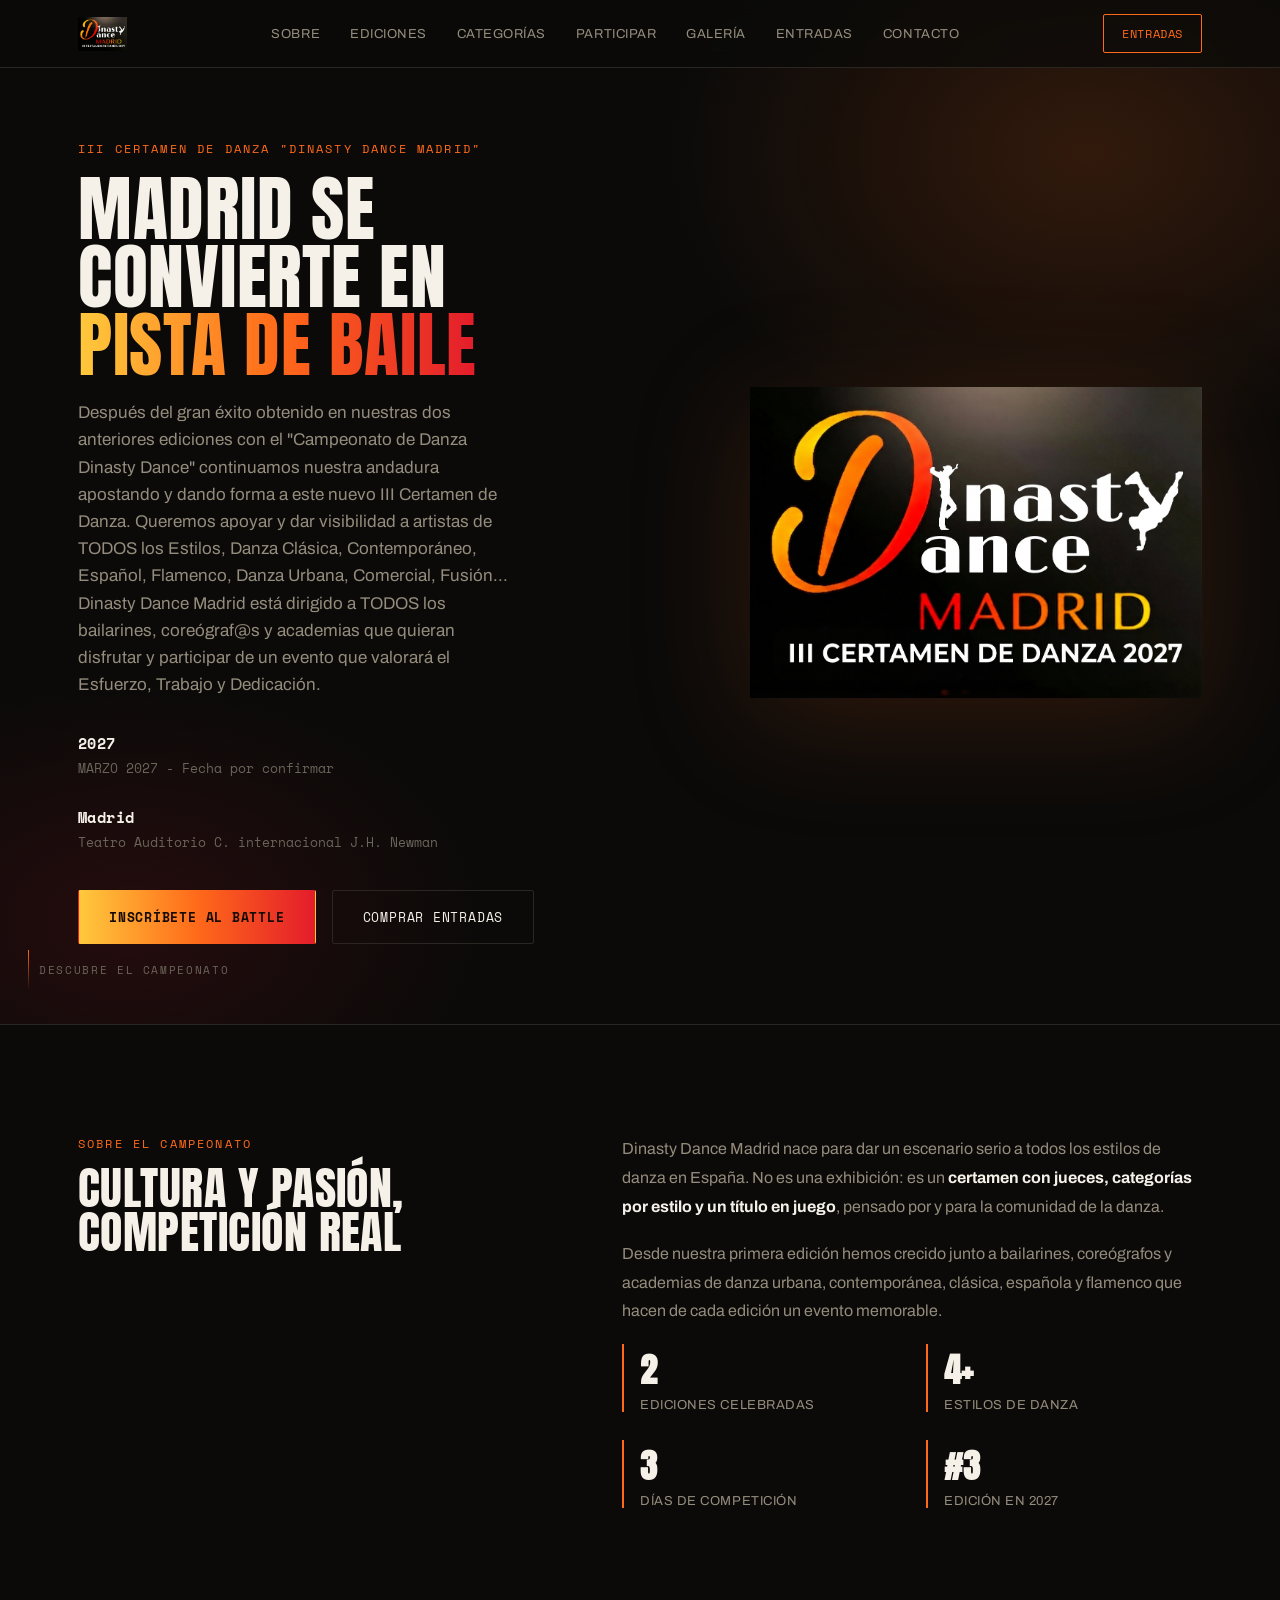
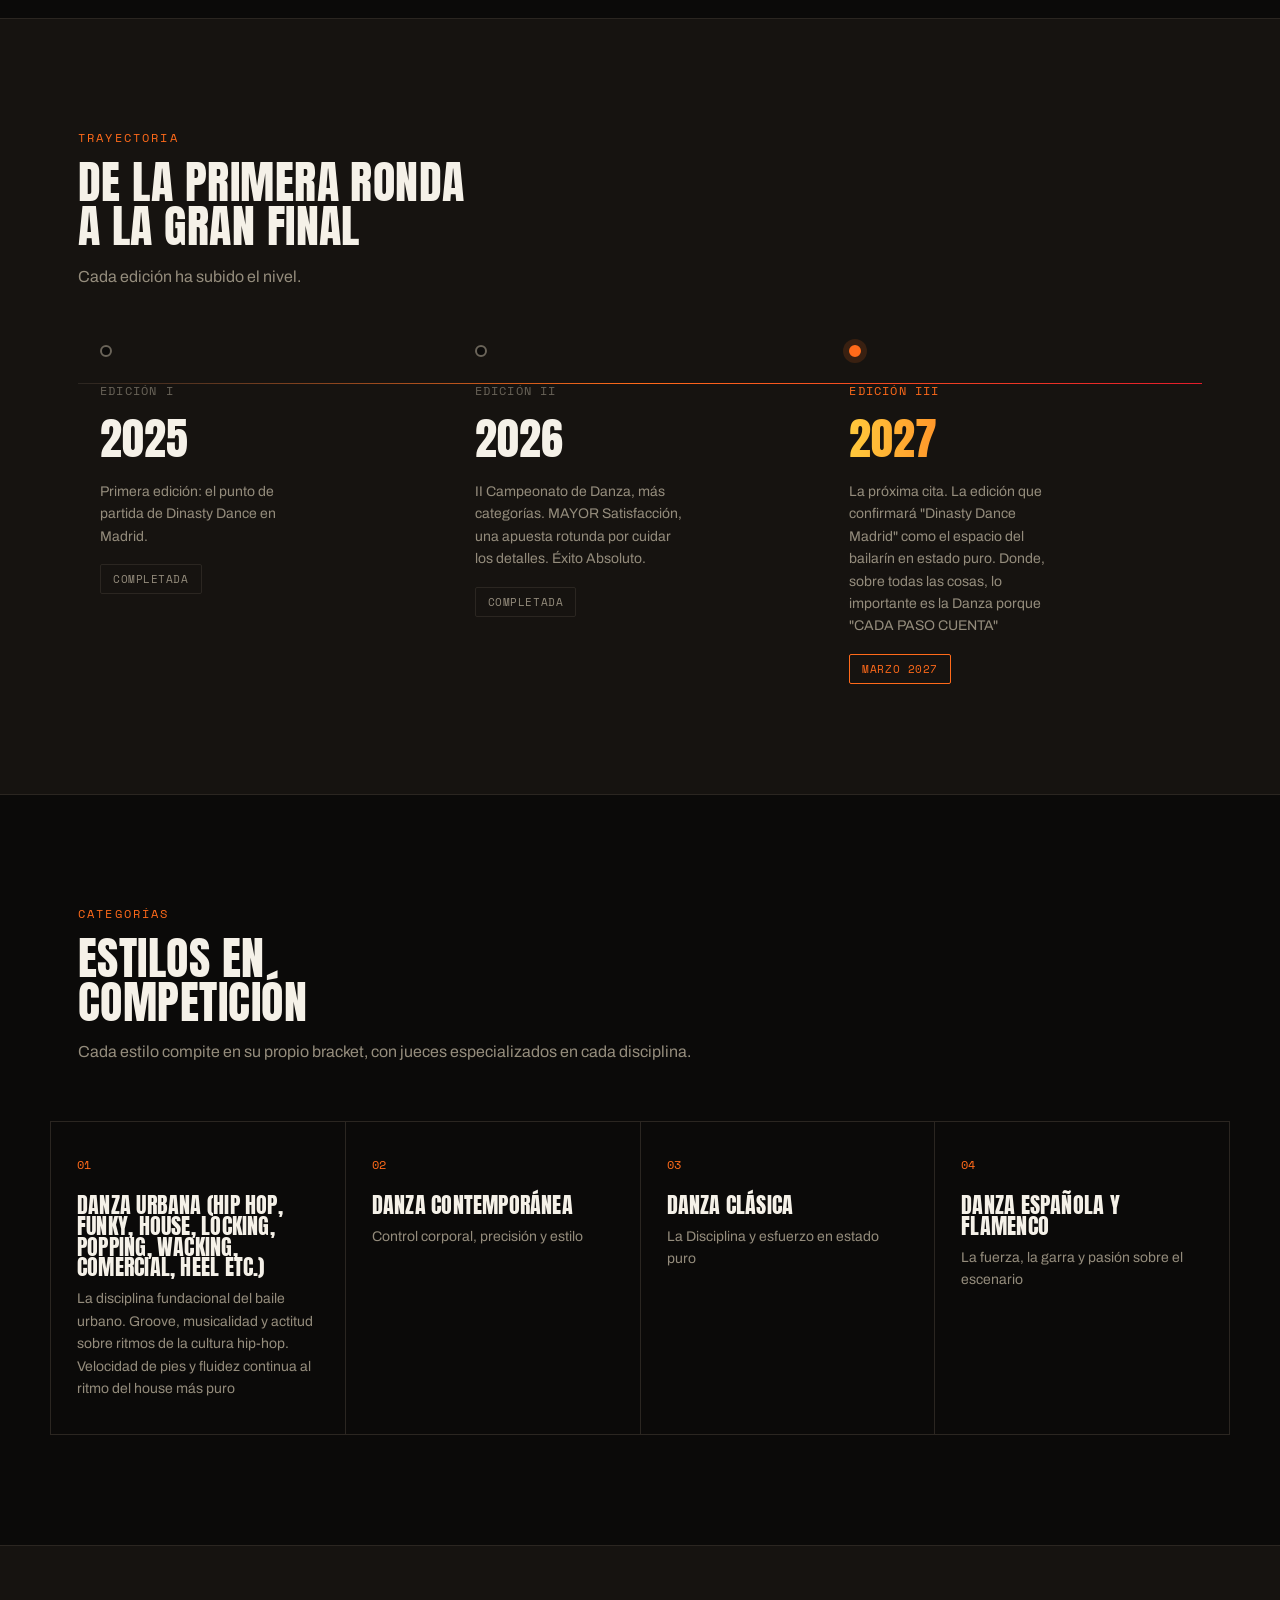
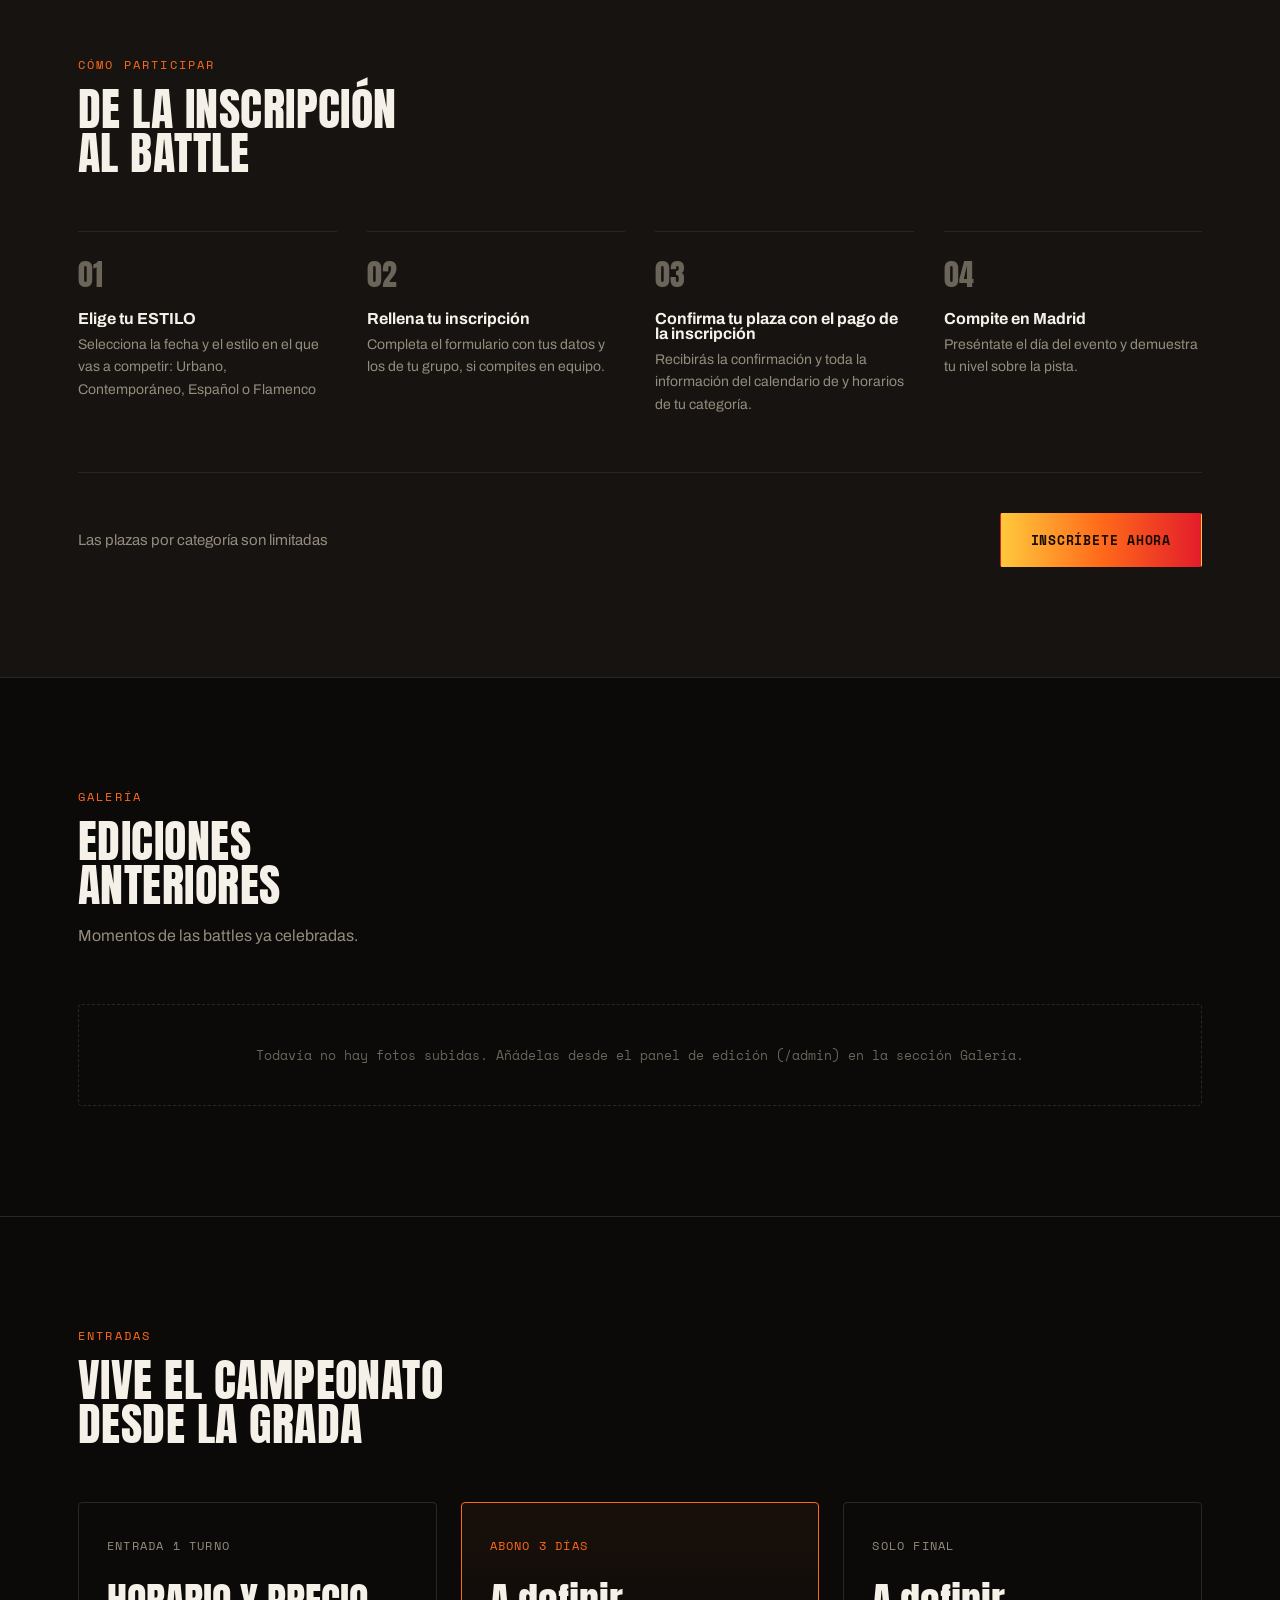
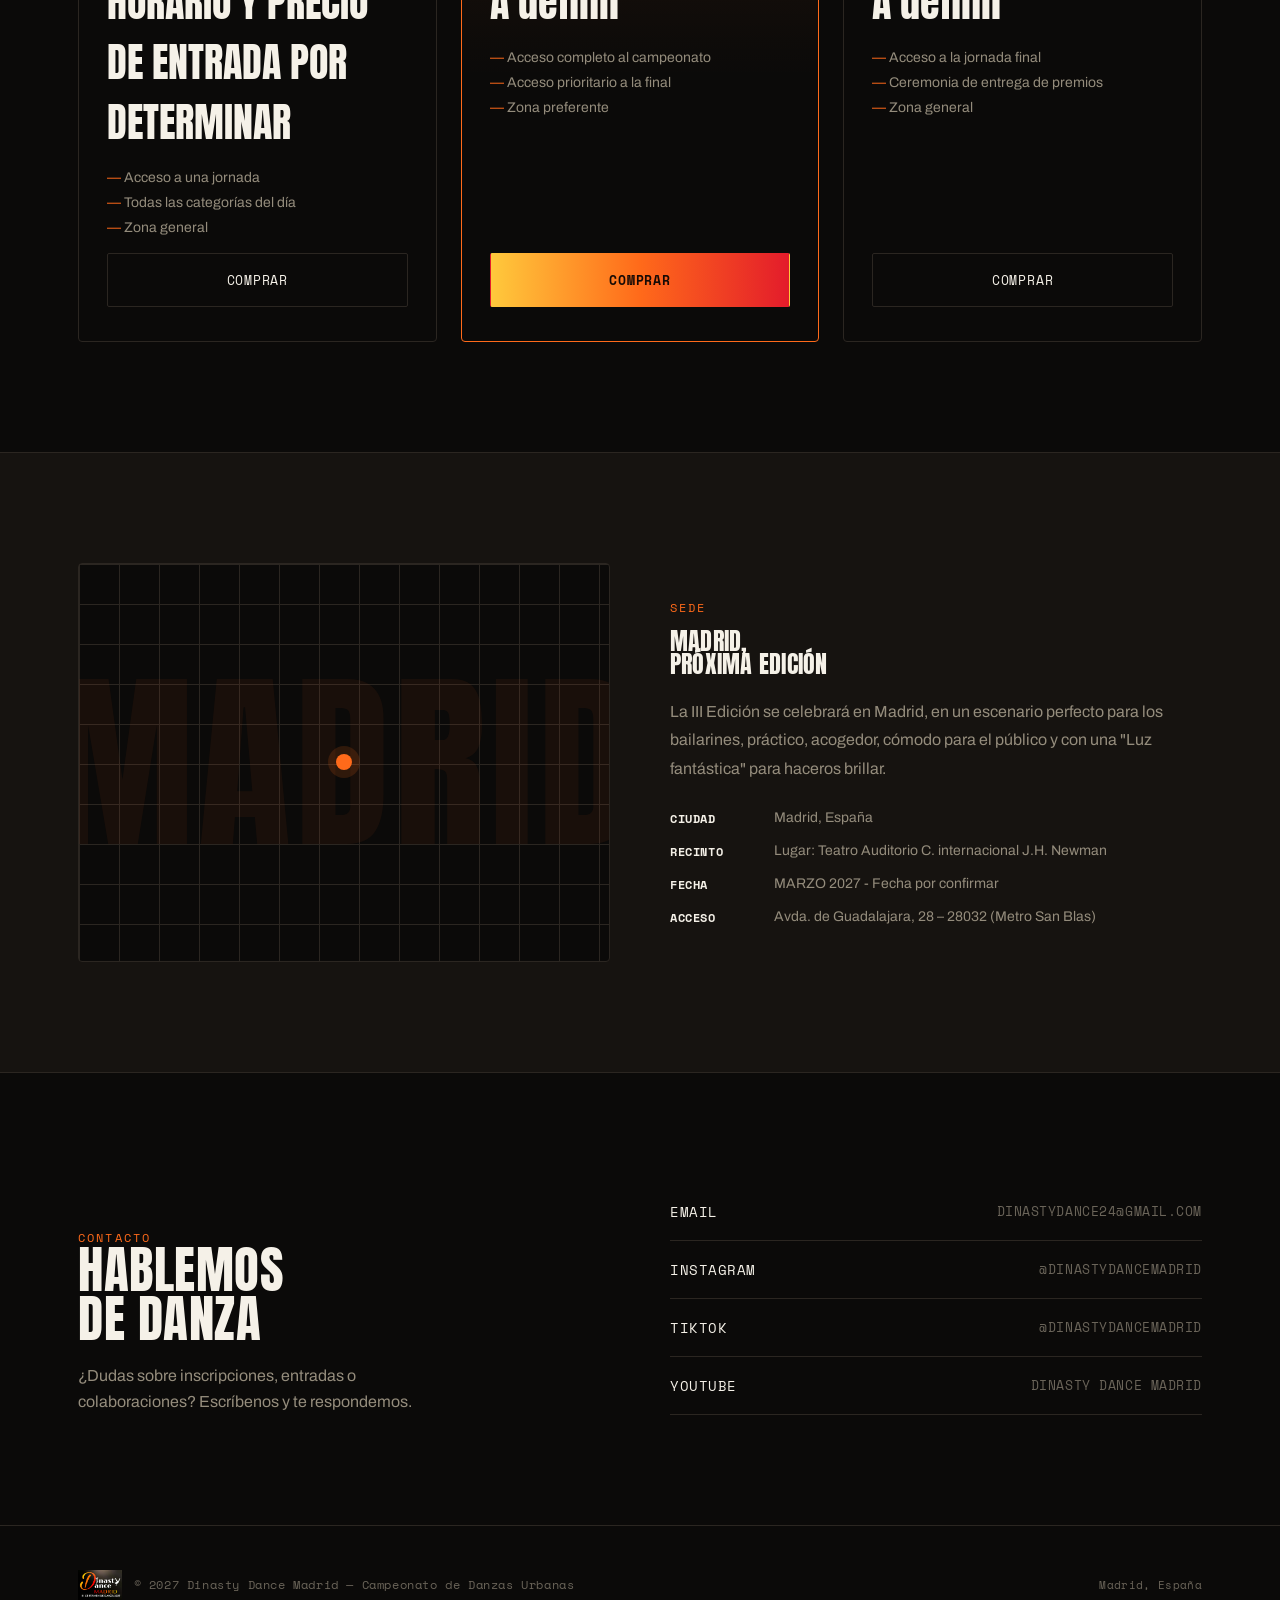
<file: index.html>
<!DOCTYPE html>
<html lang="es">
<head>
<meta charset="UTF-8">
<meta name="viewport" content="width=device-width, initial-scale=1.0">
<title>DINASTY DANCE MADRID · Campeonato de Danzas Urbanas</title>
<link rel="preconnect" href="https://fonts.googleapis.com">
<link href="https://fonts.googleapis.com/css2?family=Anton&family=Archivo:ital,wght@0,400;0,500;0,600;0,700;0,800;1,500&family=Space+Mono:wght@400;700&display=swap" rel="stylesheet">
<link rel="stylesheet" href="styles.css">
</head>
<body>

<header>
  <nav>
    <a href="#" class="nav-mark">
      <img src="images/logo.png" alt="Dinasty Dance Madrid" id="nav-logo">
    </a>
    <div class="nav-links">
      <a href="#sobre">Sobre</a>
      <a href="#trayectoria">Ediciones</a>
      <a href="#categorias">Categorías</a>
      <a href="#participar">Participar</a>
      <a href="#galeria">Galería</a>
      <a href="#entradas">Entradas</a>
      <a href="#contacto">Contacto</a>
    </div>
    <a href="#entradas" class="nav-cta">Entradas</a>
  </nav>
</header>

<main>
  <section class="hero">
    <div class="wrap hero-grid">
      <div class="hero-copy">
        <span class="eyebrow" id="hero-eyebrow"></span>
        <h1 class="hero-title" id="hero-title"></h1>
        <p class="hero-sub" id="hero-sub"></p>
        <div class="hero-meta" id="hero-meta"></div>
        <div class="cta-row">
          <a href="#participar" class="btn btn-fire">Inscríbete al battle</a>
          <a href="#entradas" class="btn btn-ghost">Comprar entradas</a>
        </div>
      </div>
      <img class="hero-logo" src="images/logo.png" alt="Logotipo Dinasty Dance Madrid" id="hero-logo-img">
    </div>
    <div class="scroll-cue">Descubre el campeonato</div>
  </section>

  <section class="about" id="sobre">
    <div class="wrap about-grid">
      <div class="section-head" style="margin-bottom:0;">
        <span class="eyebrow" id="sobre-eyebrow">Sobre el campeonato</span>
        <h2 id="sobre-titulo">Cultura urbana,<br>competición real</h2>
      </div>
      <div class="about-text">
        <p id="sobre-parrafo1"></p>
        <p id="sobre-parrafo2"></p>
        <div class="about-stat-list" id="sobre-stats">
          <div class="stat" id="about-edicion-actual"><b>#3</b><span>Próxima edición</span></div>
        </div>
      </div>
    </div>
  </section>

  <section class="bracket" id="trayectoria">
    <div class="wrap">
      <div class="section-head">
        <span class="eyebrow">Trayectoria</span>
        <h2>De la primera ronda<br>a la gran final</h2>
        <p>Cada edición ha subido el nivel.</p>
      </div>
      <div class="bracket-track" id="bracket-track"></div>
    </div>
  </section>

  <section class="cats" id="categorias">
    <div class="wrap">
      <div class="section-head">
        <span class="eyebrow">Categorías</span>
        <h2>Estilos en<br>competición</h2>
        <p>Cada estilo compite en su propio bracket, con jueces especializados en cada disciplina.</p>
      </div>
    </div>
    <div class="wrap" style="padding:0;">
      <div class="cats-grid" id="cats-grid"></div>
    </div>
  </section>

  <section class="participar" id="participar">
    <div class="wrap">
      <div class="section-head">
        <span class="eyebrow">Cómo participar</span>
        <h2>De la inscripción<br>al battle</h2>
      </div>
      <div class="steps" id="steps-grid"></div>
      <div class="participar-cta">
        <p id="participar-nota"></p>
        <a href="#" id="participar-btn" class="btn btn-fire">Inscríbete ahora</a>
      </div>
    </div>
  </section>

  <section class="gallery" id="galeria">
    <div class="wrap">
      <div class="section-head">
        <span class="eyebrow">Galería</span>
        <h2>Ediciones<br>anteriores</h2>
        <p>Momentos de las battles ya celebradas.</p>
      </div>
      <div id="gallery-content"></div>
    </div>
  </section>

  <section class="tickets" id="entradas">
    <div class="wrap">
      <div class="section-head">
        <span class="eyebrow">Entradas</span>
        <h2>Vive el campeonato<br>desde la grada</h2>
      </div>
      <div class="tickets-grid" id="tickets-grid"></div>
    </div>
  </section>

  <section class="sede">
    <div class="wrap sede-grid">
      <div class="sede-map"><div class="sede-pin"></div></div>
      <div class="sede-text">
        <span class="eyebrow">Sede</span>
        <h2 style="margin:14px 0 22px;">Madrid,<br>próxima edición</h2>
        <p id="sede-texto"></p>
        <div class="sede-list" id="sede-lista"></div>
      </div>
    </div>
  </section>

  <section class="contact" id="contacto">
    <div class="wrap contact-grid">
      <div>
        <span class="eyebrow">Contacto</span>
        <h2>Hablemos<br>de danza</h2>
        <p>¿Dudas sobre inscripciones, entradas o colaboraciones? Escríbenos y te respondemos.</p>
      </div>
      <div class="social-list" id="social-list"></div>
    </div>
  </section>
</main>

<footer>
  <div class="wrap foot-row">
    <div class="foot-mark">
      <img src="images/logo.png" alt="Dinasty Dance Madrid" id="foot-logo">
      <span>© <span id="foot-year"></span> Dinasty Dance Madrid — Campeonato de Danzas Urbanas</span>
    </div>
    <span class="legal">Madrid, España</span>
  </div>
</footer>

<script>
async function loadSite(){
  let data;
  try{
    const res = await fetch('content/site.json', {cache:'no-store'});
    data = await res.json();
  }catch(e){
    console.error('No se pudo cargar content/site.json', e);
    return;
  }

  // HERO
  document.getElementById('hero-eyebrow').textContent = data.hero.eyebrow;
  document.getElementById('hero-title').innerHTML =
    `${data.hero.titulo_linea1}<br>${data.hero.titulo_linea2}<br><span class="fire-text">${data.hero.titulo_fuego}</span>`;
  document.getElementById('hero-sub').textContent = data.hero.subtitulo;
  document.getElementById('hero-meta').innerHTML = `
    <div><strong>${data.hero.anio}</strong>${data.hero.fecha}</div>
    <div><strong>Madrid</strong>${data.hero.sede_corta}</div>
  `;
  document.getElementById('about-edicion-actual').innerHTML =
    `<b>#${data.trayectoria.length}</b><span>Edición en ${data.hero.anio}</span>`;

  // LOGO (menú, portada, pie)
  const logoSrc = (data.hero.logo_src) || 'images/logo.png';
  ['nav-logo', 'hero-logo-img', 'foot-logo'].forEach(id => {
    const el = document.getElementById(id);
    if (el) el.src = logoSrc;
  });

  // SOBRE EL CAMPEONATO
  const negrita = (txt) => (txt || '').replace(/\*\*(.+?)\*\*/g, '<strong>$1</strong>');
  if (data.sobre) {
    document.getElementById('sobre-eyebrow').textContent = data.sobre.eyebrow;
    document.getElementById('sobre-titulo').innerHTML = `${data.sobre.titulo_linea1}<br>${data.sobre.titulo_linea2}`;
    document.getElementById('sobre-parrafo1').innerHTML = negrita(data.sobre.parrafo1);
    document.getElementById('sobre-parrafo2').innerHTML = negrita(data.sobre.parrafo2);
    const statsHtml = (data.sobre.estadisticas || []).map(s => `
      <div class="stat"><b>${s.numero}</b><span>${s.etiqueta}</span></div>
    `).join('');
    document.getElementById('sobre-stats').insertAdjacentHTML('afterbegin', statsHtml);
  }

  // TRAYECTORIA
  document.getElementById('bracket-track').innerHTML = data.trayectoria.map(item => `
    <div class="b-node ${item.destacada ? 'is-next' : ''}">
      <div class="b-dot"></div>
      <span class="b-num">${item.numero}</span>
      <div class="b-year">${item.anio}</div>
      <p class="b-desc">${item.descripcion}</p>
      <span class="b-tag">${item.etiqueta}</span>
    </div>
  `).join('');

  // CATEGORIAS
  document.getElementById('cats-grid').innerHTML = data.categorias.map((c, i) => `
    <div class="cat-card">
      <span class="cat-num">0${i+1}</span>
      <h3>${c.nombre}</h3>
      <p>${c.descripcion}</p>
    </div>
  `).join('');

  // PARTICIPAR
  document.getElementById('steps-grid').innerHTML = data.participar_pasos.map((s, i) => `
    <div class="step">
      <span class="step-num">0${i+1}</span>
      <h3>${s.titulo}</h3>
      <p>${s.descripcion}</p>
    </div>
  `).join('');
  document.getElementById('participar-nota').textContent = data.participar_nota;
  document.getElementById('participar-btn').href = data.inscripcion_url || '#';

  // GALERIA
  const galeriaEl = document.getElementById('gallery-content');
  if(data.galeria && data.galeria.length > 0){
    galeriaEl.innerHTML = `<div class="gallery-grid">${data.galeria.map(g => `
      <img src="${g.src}" alt="${g.caption || 'Foto de edición anterior de Dinasty Dance Madrid'}" loading="lazy">
    `).join('')}</div>`;
  } else {
    galeriaEl.innerHTML = `<div class="gallery-empty">Todavía no hay fotos subidas. Añádelas desde el panel de edición (/admin) en la sección Galería.</div>`;
  }

  // ENTRADAS
  document.getElementById('tickets-grid').innerHTML = data.entradas.map(t => `
    <div class="ticket ${t.destacada ? 'is-featured' : ''}">
      <span class="ticket-name">${t.nombre}</span>
      <span class="ticket-price">${t.precio}</span>
      <ul>${t.caracteristicas.map(f => `<li>${f}</li>`).join('')}</ul>
      <a href="${t.url || '#'}" class="btn ${t.destacada ? 'btn-fire' : 'btn-ghost'}">Comprar</a>
    </div>
  `).join('');

  // SEDE
  document.getElementById('sede-texto').textContent = data.sede.texto;
  document.getElementById('sede-lista').innerHTML = `
    <div><b>Ciudad</b><span>${data.sede.ciudad}</span></div>
    <div><b>Recinto</b><span>${data.sede.recinto}</span></div>
    <div><b>Fecha</b><span>${data.sede.fecha}</span></div>
    <div><b>Acceso</b><span>${data.sede.acceso}</span></div>
  `;

  // CONTACTO
  document.getElementById('social-list').innerHTML = `
    <a href="mailto:${data.contacto.email}"><span>Email</span><span>${data.contacto.email}</span></a>
    <a href="#"><span>Instagram</span><span>${data.contacto.instagram}</span></a>
    <a href="#"><span>TikTok</span><span>${data.contacto.tiktok}</span></a>
    <a href="#"><span>YouTube</span><span>${data.contacto.youtube}</span></a>
  `;

  document.getElementById('foot-year').textContent = data.hero.anio;
}
loadSite();
</script>

</body>
</html>
</file>
<file: styles.css>
:root{
  --void:#0b0a09;
  --surface:#161310;
  --surface-2:#1f1b16;
  --line:#2b2621;
  --fire-yellow:#ffc93c;
  --fire-orange:#ff6a1a;
  --fire-red:#e31c2b;
  --text:#f5f1e8;
  --muted:#948c7c;
  --muted-2:#6a6459;
  --gradient: linear-gradient(90deg, var(--fire-yellow) 0%, var(--fire-orange) 50%, var(--fire-red) 100%);
}
*{margin:0;padding:0;box-sizing:border-box;}
html{scroll-behavior:smooth;}
body{background:var(--void); color:var(--text); font-family:'Archivo', sans-serif; -webkit-font-smoothing:antialiased; overflow-x:hidden;}
@media (prefers-reduced-motion: reduce){*{animation-duration:0.01ms !important; animation-iteration-count:1 !important; transition-duration:0.01ms !important; scroll-behavior:auto !important;}}
a{color:inherit; text-decoration:none;}
img{display:block; max-width:100%;}
:focus-visible{outline:2px solid var(--fire-orange); outline-offset:3px;}
.wrap{max-width:1180px; margin:0 auto; padding:0 28px;}
.eyebrow{font-family:'Space Mono', monospace; font-size:12px; letter-spacing:0.18em; text-transform:uppercase; color:var(--fire-orange);}
h1,h2,h3{font-family:'Anton', sans-serif; font-weight:400; letter-spacing:0.01em; text-transform:uppercase; line-height:0.95;}
.fire-text{background:var(--gradient); -webkit-background-clip:text; background-clip:text; color:transparent;}
header{position:fixed; top:0; left:0; right:0; z-index:100; background:rgba(11,10,9,0.72); backdrop-filter:blur(10px); border-bottom:1px solid var(--line);}
nav{display:flex; align-items:center; justify-content:space-between; padding:14px 28px; max-width:1180px; margin:0 auto;}
.nav-mark{display:flex; align-items:center; gap:10px;}
.nav-mark img{height:34px; width:auto;}
.nav-links{display:flex; gap:30px; font-size:13px; letter-spacing:0.04em; text-transform:uppercase;}
.nav-links a{color:var(--muted); transition:color .2s ease;}
.nav-links a:hover{color:var(--text);}
.nav-cta{font-family:'Space Mono'; font-size:12px; letter-spacing:0.05em; text-transform:uppercase; padding:10px 18px; border:1px solid var(--fire-orange); border-radius:2px; color:var(--fire-orange); transition:all .2s ease;}
.nav-cta:hover{background:var(--fire-orange); color:var(--void);}
.hero{position:relative; min-height:100vh; display:flex; flex-direction:column; justify-content:center; padding:140px 0 80px; overflow:hidden;}
.hero::before{content:""; position:absolute; inset:0; background:radial-gradient(ellipse 700px 500px at 85% 15%, rgba(255,106,26,0.16), transparent 60%), radial-gradient(ellipse 600px 400px at 10% 90%, rgba(227,28,43,0.12), transparent 60%); pointer-events:none;}
.hero-grid{position:relative; z-index:1; display:grid; grid-template-columns:1.15fr 0.85fr; gap:60px; align-items:center;}
.hero-logo{width:100%; max-width:560px; filter:drop-shadow(0 20px 60px rgba(255,106,26,0.15));}
.hero-copy .eyebrow{margin-bottom:18px; display:block;}
.hero-title{font-size:clamp(40px, 5.6vw, 74px); margin-bottom:20px;}
.hero-sub{font-family:'Archivo'; font-size:17px; color:var(--muted); max-width:44ch; line-height:1.6; margin-bottom:34px;}
.hero-meta{display:flex; gap:28px; margin-bottom:38px; flex-wrap:wrap;}
.hero-meta div{font-family:'Space Mono'; font-size:13px; color:var(--muted-2);}
.hero-meta strong{display:block; font-family:'Space Mono'; font-size:15px; color:var(--text); margin-bottom:4px; letter-spacing:0.03em;}
.cta-row{display:flex; gap:16px; flex-wrap:wrap;}
.btn{display:inline-flex; align-items:center; justify-content:center; padding:16px 30px; font-family:'Space Mono'; font-size:13px; letter-spacing:0.06em; text-transform:uppercase; border-radius:2px; transition:all .25s ease; cursor:pointer; border:1px solid transparent;}
.btn-fire{background:var(--gradient); color:#160a05; font-weight:700;}
.btn-fire:hover{transform:translateY(-2px); box-shadow:0 12px 30px rgba(255,106,26,0.3);}
.btn-ghost{border-color:var(--line); color:var(--text);}
.btn-ghost:hover{border-color:var(--fire-orange); color:var(--fire-orange);}
.scroll-cue{position:absolute; bottom:34px; left:28px; display:flex; align-items:center; gap:10px; font-family:'Space Mono'; font-size:11px; letter-spacing:0.15em; text-transform:uppercase; color:var(--muted-2);}
.scroll-cue::before{content:""; width:1px; height:40px; background:linear-gradient(var(--fire-orange), transparent);}
section{padding:110px 0;}
.section-head{margin-bottom:56px; max-width:640px;}
.section-head .eyebrow{margin-bottom:14px; display:block;}
.section-head h2{font-size:clamp(30px,3.6vw,46px);}
.section-head p{color:var(--muted); font-size:16px; margin-top:16px; line-height:1.6;}
.about{border-top:1px solid var(--line);}
.about-grid{display:grid; grid-template-columns:0.9fr 1.1fr; gap:70px; align-items:start;}
.about-stat-list{display:grid; grid-template-columns:1fr 1fr; gap:28px; margin-top:10px;}
.stat{border-left:2px solid var(--fire-orange); padding-left:16px;}
.stat b{font-family:'Anton'; font-size:34px; display:block;}
.stat span{font-size:13px; color:var(--muted); text-transform:uppercase; letter-spacing:0.04em;}
.about-text p{color:var(--muted); line-height:1.8; font-size:16px; margin-bottom:18px;}
.about-text p strong{color:var(--text);}
.bracket{border-top:1px solid var(--line); background:var(--surface);}
.bracket-track{display:grid; grid-template-columns:repeat(3, 1fr); gap:0; position:relative; margin-top:20px;}
.bracket-track::before{content:""; position:absolute; top:38px; left:0; right:0; height:1px; background:linear-gradient(90deg, var(--line) 0%, var(--fire-orange) 50%, var(--fire-red) 100%);}
.b-node{position:relative; padding:0 22px;}
.b-dot{width:12px; height:12px; border-radius:50%; background:var(--void); border:2px solid var(--muted-2); margin-bottom:24px; position:relative; z-index:2;}
.b-node.is-next .b-dot{border-color:var(--fire-orange); background:var(--fire-orange); box-shadow:0 0 0 6px rgba(255,106,26,0.15);}
.b-num{font-family:'Space Mono'; font-size:12px; color:var(--muted-2); letter-spacing:0.1em;}
.b-node.is-next .b-num{color:var(--fire-orange);}
.b-year{font-family:'Anton'; font-size:44px; margin:6px 0 10px;}
.b-node.is-next .b-year{background:var(--gradient); -webkit-background-clip:text; background-clip:text; color:transparent;}
.b-desc{color:var(--muted); font-size:14px; line-height:1.6; max-width:26ch;}
.b-tag{display:inline-block; margin-top:16px; font-family:'Space Mono'; font-size:11px; padding:6px 12px; border:1px solid var(--line); border-radius:2px; color:var(--muted); letter-spacing:0.05em; text-transform:uppercase;}
.b-node.is-next .b-tag{border-color:var(--fire-orange); color:var(--fire-orange);}
.cats{border-top:1px solid var(--line);}
.cats-grid{display:grid; grid-template-columns:repeat(4, 1fr); gap:1px; background:var(--line); border:1px solid var(--line);}
.cat-card{background:var(--void); padding:34px 26px; transition:background .25s ease;}
.cat-card:hover{background:var(--surface-2);}
.cat-num{font-family:'Space Mono'; font-size:12px; color:var(--fire-orange); margin-bottom:22px; display:block;}
.cat-card h3{font-size:22px; margin-bottom:10px;}
.cat-card p{color:var(--muted); font-size:14px; line-height:1.6;}
.participar{border-top:1px solid var(--line); background:var(--surface);}
.steps{display:grid; grid-template-columns:repeat(4,1fr); gap:30px; margin-top:10px;}
.step{position:relative; padding-top:20px; border-top:1px solid var(--line);}
.step-num{font-family:'Anton'; font-size:30px; color:var(--muted-2); display:block; margin-bottom:14px;}
.step h3{font-family:'Archivo'; font-weight:700; font-size:16px; text-transform:none; margin-bottom:8px; letter-spacing:0;}
.step p{color:var(--muted); font-size:14px; line-height:1.6;}
.participar-cta{margin-top:56px; display:flex; align-items:center; justify-content:space-between; gap:24px; flex-wrap:wrap; padding-top:40px; border-top:1px solid var(--line);}
.participar-cta p{color:var(--muted); font-size:15px; max-width:44ch;}
.tickets{border-top:1px solid var(--line);}
.tickets-grid{display:grid; grid-template-columns:repeat(3,1fr); gap:24px; margin-top:10px;}
.ticket{border:1px solid var(--line); border-radius:4px; padding:34px 28px; display:flex; flex-direction:column; gap:18px; transition:border-color .25s ease, transform .25s ease;}
.ticket:hover{transform:translateY(-4px);}
.ticket.is-featured{border-color:var(--fire-orange); background:linear-gradient(180deg, rgba(255,106,26,0.06), transparent 40%);}
.ticket-name{font-family:'Space Mono'; font-size:12px; letter-spacing:0.1em; text-transform:uppercase; color:var(--muted);}
.ticket.is-featured .ticket-name{color:var(--fire-orange);}
.ticket-price{font-family:'Anton'; font-size:40px;}
.ticket ul{list-style:none; display:flex; flex-direction:column; gap:10px; color:var(--muted); font-size:14px;}
.ticket li::before{content:"— "; color:var(--fire-orange);}
.ticket .btn{margin-top:auto;}
.sede{border-top:1px solid var(--line); background:var(--surface);}
.sede-grid{display:grid; grid-template-columns:1fr 1fr; gap:60px; align-items:center;}
.sede-map{aspect-ratio:4/3; border:1px solid var(--line); border-radius:4px; position:relative; overflow:hidden; background:linear-gradient(var(--line) 1px, transparent 1px) 0 0/40px 40px, linear-gradient(90deg, var(--line) 1px, transparent 1px) 0 0/40px 40px, var(--void);}
.sede-map::after{content:"MADRID"; position:absolute; inset:0; display:flex; align-items:center; justify-content:center; font-family:'Anton'; font-size:15vw; color:rgba(255,106,26,0.06); letter-spacing:0.02em; pointer-events:none;}
.sede-pin{position:absolute; top:50%; left:50%; transform:translate(-50%,-50%); width:16px; height:16px; border-radius:50%; background:var(--fire-orange); z-index:2; box-shadow:0 0 0 8px rgba(255,106,26,0.15);}
.sede-text p{color:var(--muted); line-height:1.8; font-size:16px; margin-bottom:26px;}
.sede-list{display:flex; flex-direction:column; gap:16px;}
.sede-list div{display:flex; gap:14px; font-size:14px; color:var(--muted);}
.sede-list b{color:var(--text); min-width:90px; font-family:'Space Mono'; font-size:12px; text-transform:uppercase; letter-spacing:0.05em;}
.gallery{border-top:1px solid var(--line);}
.gallery-grid{display:grid; grid-template-columns:repeat(3, 1fr); gap:16px; margin-top:10px;}
.gallery-grid img{width:100%; height:260px; object-fit:cover; border-radius:4px; border:1px solid var(--line);}
.gallery-empty{color:var(--muted-2); font-family:'Space Mono'; font-size:13px; border:1px dashed var(--line); border-radius:4px; padding:40px; text-align:center;}
.contact{border-top:1px solid var(--line);}
.contact-grid{display:grid; grid-template-columns:1fr 1fr; gap:60px; align-items:end;}
.contact h2{font-size:clamp(32px,4vw,52px); margin-bottom:20px;}
.contact p{color:var(--muted); font-size:16px; max-width:40ch; line-height:1.6;}
.social-list{display:flex; flex-direction:column; gap:0;}
.social-list a{display:flex; justify-content:space-between; align-items:center; padding:18px 0; border-bottom:1px solid var(--line); font-family:'Space Mono'; font-size:14px; letter-spacing:0.04em; text-transform:uppercase; color:var(--text); transition:color .2s ease;}
.social-list a span:last-child{color:var(--muted-2); font-size:13px;}
.social-list a:hover{color:var(--fire-orange);}
footer{border-top:1px solid var(--line); padding:44px 0;}
.foot-row{display:flex; justify-content:space-between; align-items:center; flex-wrap:wrap; gap:20px;}
.foot-mark{display:flex; align-items:center; gap:12px;}
.foot-mark img{height:30px; width:auto;}
.foot-mark span{font-family:'Space Mono'; font-size:12px; color:var(--muted-2); letter-spacing:0.05em;}
footer .legal{font-family:'Space Mono'; font-size:11px; color:var(--muted-2); letter-spacing:0.03em;}
@media (max-width: 900px){
  .nav-links{display:none;}
  .hero-grid{grid-template-columns:1fr; gap:40px;}
  .hero{padding-top:120px;}
  .hero-logo{max-width:340px; margin:0 auto;}
  .about-grid{grid-template-columns:1fr; gap:40px;}
  .bracket-track{grid-template-columns:1fr; gap:40px;}
  .bracket-track::before{display:none;}
  .cats-grid{grid-template-columns:1fr 1fr;}
  .steps{grid-template-columns:1fr 1fr; gap:34px;}
  .tickets-grid{grid-template-columns:1fr;}
  .sede-grid{grid-template-columns:1fr; gap:36px;}
  .contact-grid{grid-template-columns:1fr; gap:36px;}
  .gallery-grid{grid-template-columns:1fr 1fr;}
  section{padding:76px 0;}
}
@media (max-width: 560px){
  .cats-grid{grid-template-columns:1fr;}
  .steps{grid-template-columns:1fr;}
  .about-stat-list{grid-template-columns:1fr 1fr;}
  .participar-cta{flex-direction:column; align-items:flex-start;}
  .gallery-grid{grid-template-columns:1fr;}
}
</file>
